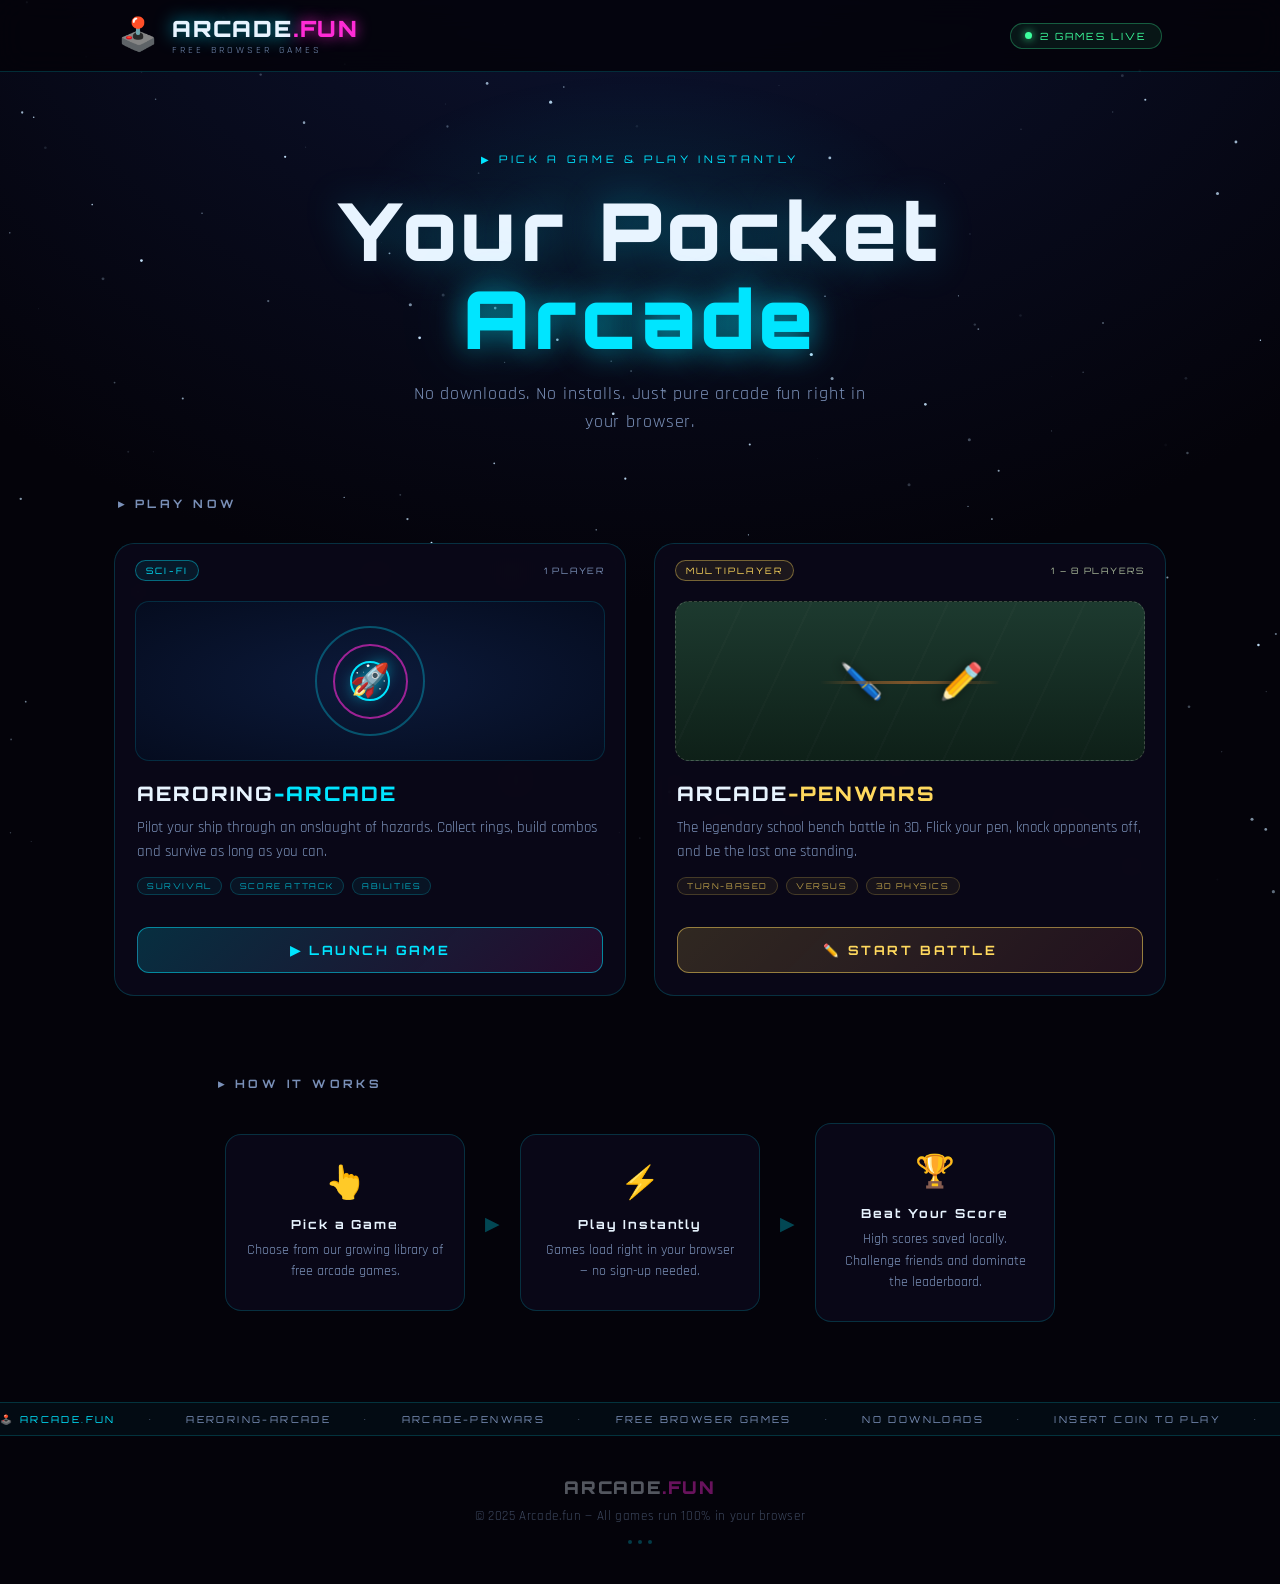
<file: arcade-fun/index.html>
<!DOCTYPE html>
<html lang="en">
<head>
<meta charset="UTF-8" />
<meta name="viewport" content="width=device-width, initial-scale=1.0" />
<title>Arcade.fun — Free Browser Games</title>
<link rel="preconnect" href="https://fonts.googleapis.com" />
<link rel="preconnect" href="https://fonts.gstatic.com" crossorigin />
<link href="https://fonts.googleapis.com/css2?family=Orbitron:wght@400;600;800;900&family=Rajdhani:wght@400;500;600;700&display=swap" rel="stylesheet" />
<link rel="stylesheet" href="css/main.css" />
</head>
<body>

<canvas id="stars"></canvas>

<!-- ===== HEADER ===== -->
<header class="site-header">
  <div class="header-inner">
    <div class="logo-wrap">
      <div class="logo-coin">🕹️</div>
      <div class="logo-text">
        <span class="logo-main">ARCADE<em>.FUN</em></span>
        <span class="logo-sub">FREE BROWSER GAMES</span>
      </div>
    </div>
    <div class="header-badge">
      <span class="badge-dot"></span>
      <span>2 GAMES LIVE</span>
    </div>
  </div>
</header>

<!-- ===== HERO ===== -->
<section class="hero">
  <div class="hero-inner">
    <p class="hero-eyebrow">▶ PICK A GAME &amp; PLAY INSTANTLY</p>
    <h1 class="hero-title">Your Pocket<br/><em>Arcade</em></h1>
    <p class="hero-desc">No downloads. No installs. Just pure arcade fun right in your browser.</p>
  </div>
  <div class="hero-glow"></div>
</section>

<!-- ===== GAMES GRID ===== -->
<section class="games-section">
  <h2 class="section-label">▸ PLAY NOW</h2>
  <div class="games-grid">

    <!-- AERORING CARD -->
    <a href="aeroring/index.html" class="game-card aeroring-card">
      <div class="card-glow"></div>
      <div class="card-top">
        <div class="card-badge new-badge">SCI-FI</div>
        <div class="card-tag">1 PLAYER</div>
      </div>
      <div class="card-art aeroring-art">
        <div class="ring-anim">
          <div class="ring r1"></div>
          <div class="ring r2"></div>
          <div class="ring r3"></div>
          <div class="ship">🚀</div>
        </div>
      </div>
      <div class="card-body">
        <h3 class="card-title">AERORING<em>-ARCADE</em></h3>
        <p class="card-desc">Pilot your ship through an onslaught of hazards. Collect rings, build combos and survive as long as you can.</p>
        <ul class="card-tags">
          <li>SURVIVAL</li>
          <li>SCORE ATTACK</li>
          <li>ABILITIES</li>
        </ul>
      </div>
      <div class="card-cta">
        <span class="cta-btn aeroring-cta">▶ LAUNCH GAME</span>
      </div>
    </a>

    <!-- PENWARS CARD -->
    <a href="penwars/index.html" class="game-card penwars-card">
      <div class="card-glow pw-glow"></div>
      <div class="card-top">
        <div class="card-badge chalk-badge">MULTIPLAYER</div>
        <div class="card-tag pw-tag">1 – 8 PLAYERS</div>
      </div>
      <div class="card-art penwars-art">
        <div class="bench-anim">
          <div class="pen pen-a">🖊️</div>
          <div class="bench-line"></div>
          <div class="pen pen-b">✏️</div>
        </div>
      </div>
      <div class="card-body">
        <h3 class="card-title pw-title">ARCADE<em>-PENWARS</em></h3>
        <p class="card-desc">The legendary school bench battle in 3D. Flick your pen, knock opponents off, and be the last one standing.</p>
        <ul class="card-tags pw-tags">
          <li>TURN-BASED</li>
          <li>VERSUS</li>
          <li>3D PHYSICS</li>
        </ul>
      </div>
      <div class="card-cta">
        <span class="cta-btn penwars-cta">✏️ START BATTLE</span>
      </div>
    </a>

  </div>
</section>

<!-- ===== HOW TO PLAY STRIP ===== -->
<section class="how-section">
  <h2 class="section-label">▸ HOW IT WORKS</h2>
  <div class="how-grid">
    <div class="how-step">
      <span class="how-icon">👆</span>
      <h4>Pick a Game</h4>
      <p>Choose from our growing library of free arcade games.</p>
    </div>
    <div class="how-arrow">▶</div>
    <div class="how-step">
      <span class="how-icon">⚡</span>
      <h4>Play Instantly</h4>
      <p>Games load right in your browser — no sign-up needed.</p>
    </div>
    <div class="how-arrow">▶</div>
    <div class="how-step">
      <span class="how-icon">🏆</span>
      <h4>Beat Your Score</h4>
      <p>High scores saved locally. Challenge friends and dominate the leaderboard.</p>
    </div>
  </div>
</section>

<!-- ===== TICKER ===== -->
<div class="ticker-wrap">
  <div class="ticker">
    <span>🕹️ ARCADE.FUN</span>
    <span>•</span>
    <span>AERORING-ARCADE</span>
    <span>•</span>
    <span>ARCADE-PENWARS</span>
    <span>•</span>
    <span>FREE BROWSER GAMES</span>
    <span>•</span>
    <span>NO DOWNLOADS</span>
    <span>•</span>
    <span>INSERT COIN TO PLAY</span>
    <span>•</span>
    <span>🕹️ ARCADE.FUN</span>
    <span>•</span>
    <span>AERORING-ARCADE</span>
    <span>•</span>
    <span>ARCADE-PENWARS</span>
    <span>•</span>
    <span>FREE BROWSER GAMES</span>
    <span>•</span>
    <span>NO DOWNLOADS</span>
    <span>•</span>
    <span>INSERT COIN TO PLAY</span>
    <span>•</span>
  </div>
</div>

<!-- ===== FOOTER ===== -->
<footer class="site-footer">
  <div class="footer-inner">
    <div class="footer-logo">ARCADE<em>.FUN</em></div>
    <p class="footer-copy">© 2025 Arcade.fun — All games run 100% in your browser</p>
    <div class="footer-dots">
      <span></span><span></span><span></span>
    </div>
  </div>
</footer>

<script>
// Starfield background
const canvas = document.getElementById('stars');
const ctx = canvas.getContext('2d');
let stars = [];

function resize() {
  canvas.width = window.innerWidth;
  canvas.height = window.innerHeight;
}

function initStars() {
  stars = [];
  for (let i = 0; i < 180; i++) {
    stars.push({
      x: Math.random() * canvas.width,
      y: Math.random() * canvas.height,
      r: Math.random() * 1.4 + 0.2,
      a: Math.random(),
      sp: Math.random() * 0.008 + 0.003,
      dir: Math.random() < 0.5 ? 1 : -1
    });
  }
}

function drawStars() {
  ctx.clearRect(0, 0, canvas.width, canvas.height);
  stars.forEach(s => {
    s.a += s.sp * s.dir;
    if (s.a >= 1 || s.a <= 0) s.dir *= -1;
    ctx.beginPath();
    ctx.arc(s.x, s.y, s.r, 0, Math.PI * 2);
    ctx.fillStyle = `rgba(200, 230, 255, ${s.a})`;
    ctx.fill();
  });
  requestAnimationFrame(drawStars);
}

window.addEventListener('resize', () => { resize(); initStars(); });
resize();
initStars();
drawStars();
</script>
</body>
</html>
</file>
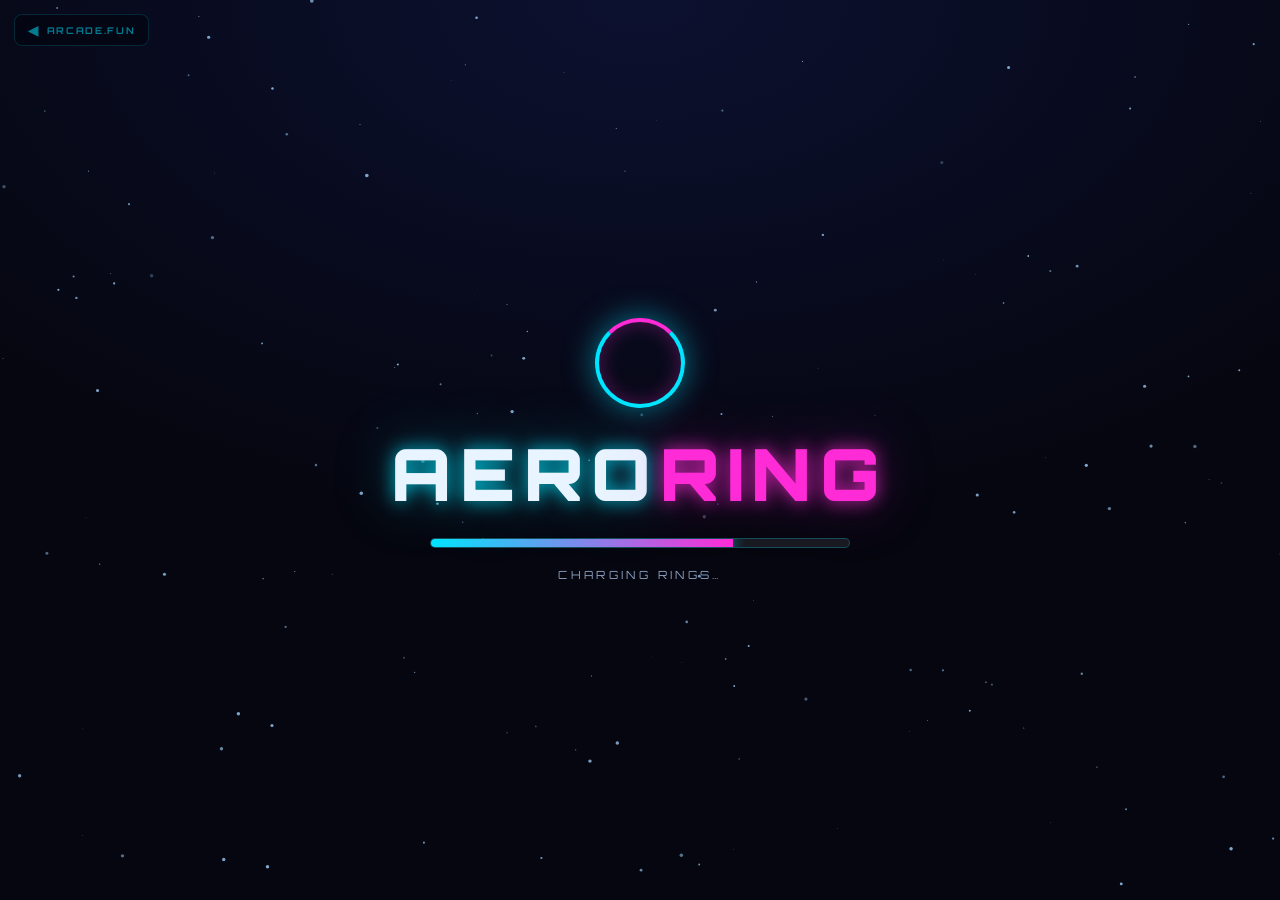
<file: arcade-fun/aeroring/index.html>
<!DOCTYPE html>
<html lang="en">
<head>
<meta charset="UTF-8" />
<meta name="viewport" content="width=device-width, initial-scale=1.0" />
<title>Aeroring-Arcade — Arcade.fun</title>
<link rel="preconnect" href="https://fonts.googleapis.com" />
<link rel="preconnect" href="https://fonts.gstatic.com" crossorigin />
<link href="https://fonts.googleapis.com/css2?family=Orbitron:wght@400;600;800;900&family=Rajdhani:wght@400;500;700&display=swap" rel="stylesheet" />
<link rel="stylesheet" href="css/style.css" />
<style>
  /* ── Back to Arcade button ── */
  #back-to-arcade {
    position: fixed;
    top: 14px;
    left: 14px;
    z-index: 9999;
    display: flex;
    align-items: center;
    gap: 7px;
    font-family: 'Orbitron', sans-serif;
    font-size: 0.58rem;
    font-weight: 700;
    letter-spacing: 0.18em;
    color: rgba(0, 229, 255, 0.75);
    background: rgba(4, 3, 14, 0.72);
    border: 1px solid rgba(0, 229, 255, 0.22);
    border-radius: 8px;
    padding: 7px 13px;
    text-decoration: none;
    backdrop-filter: blur(10px);
    transition: color 0.15s, border-color 0.15s, box-shadow 0.15s, opacity 0.15s;
    opacity: 0.7;
  }
  #back-to-arcade:hover {
    color: #00e5ff;
    border-color: rgba(0, 229, 255, 0.6);
    box-shadow: 0 0 14px rgba(0, 229, 255, 0.25);
    opacity: 1;
  }
  #back-to-arcade .arrow { font-size: 0.8rem; }
</style>
</head>
<body>

<!-- ── Back to Arcade hub ── -->
<a id="back-to-arcade" href="../index.html">
  <span class="arrow">◀</span>
  <span>ARCADE.FUN</span>
</a>

<canvas id="bgStars"></canvas>

<!-- ============ LOADING SCREEN ============ -->
<section id="screen-loading" class="screen active">
  <div class="loading-box">
    <div class="logo-ring"><span></span></div>
    <h1 class="game-logo">AERO<em>RING</em></h1>
    <div class="load-bar"><div id="loadFill" class="load-fill"></div></div>
    <p id="loadText" class="load-text">INITIALIZING SYSTEMS…</p>
  </div>
</section>

<!-- ============ HOME SCREEN ============ -->
<section id="screen-home" class="screen">
  <header class="top-bar">
    <button id="muteBtn" class="icon-btn" title="Toggle sound">🔊</button>
    <input id="volSlider" type="range" min="0" max="100" value="60" class="vol-slider" title="Volume" />
  </header>
  <div class="center-col">
    <h1 class="game-logo big">AERO<em>RING</em></h1>
    <p class="tagline">SURVIVE • COLLECT • DOMINATE THE LANES</p>
    <div class="menu">
      <button class="btn primary" data-nav="pilots">▶ LAUNCH</button>
      <button class="btn" data-nav="scores">🏆 HIGH SCORES</button>
      <button class="btn" data-nav="help">❓ HOW TO PLAY</button>
    </div>
    <p class="best-line">PERSONAL BEST: <span id="homeBest">0</span></p>
  </div>
</section>

<!-- ============ PILOT SELECT ============ -->
<section id="screen-pilots" class="screen">
  <h2 class="screen-title">SELECT YOUR PILOT</h2>
  <div id="pilotGrid" class="card-grid"></div>
  <div class="nav-row">
    <button class="btn ghost" data-nav="home">◀ BACK</button>
    <button id="pilotNext" class="btn primary" data-nav="modes" disabled>NEXT ▶</button>
  </div>
</section>

<!-- ============ MODE SELECT ============ -->
<section id="screen-modes" class="screen">
  <h2 class="screen-title">SELECT GAME MODE</h2>
  <div id="modeGrid" class="card-grid modes"></div>
  <div class="nav-row">
    <button class="btn ghost" data-nav="pilots">◀ BACK</button>
    <button id="modeNext" class="btn primary" data-nav="config" disabled>NEXT ▶</button>
  </div>
</section>

<!-- ============ CONFIG ============ -->
<section id="screen-config" class="screen">
  <h2 class="screen-title">FLIGHT CONFIGURATION</h2>
  <div class="config-panel">
    <div class="config-row">
      <label>LANES</label>
      <div class="seg" id="laneSeg">
        <button data-lanes="3" class="on">3</button>
        <button data-lanes="4">4</button>
        <button data-lanes="5">5</button>
      </div>
    </div>
    <div class="config-row">
      <label>FRAME RATE</label>
      <div class="seg" id="fpsSeg">
        <button data-fps="30">30 FPS</button>
        <button data-fps="60" class="on">60 FPS</button>
        <button data-fps="0">UNCAPPED</button>
      </div>
    </div>
    <div class="config-row">
      <label>PARTICLES</label>
      <div class="seg" id="fxSeg">
        <button data-fx="low">LOW</button>
        <button data-fx="high" class="on">HIGH</button>
      </div>
    </div>
    <div class="summary" id="configSummary"></div>
  </div>
  <div class="nav-row">
    <button class="btn ghost" data-nav="modes">◀ BACK</button>
    <button id="startBtn" class="btn primary glow">🚀 ENTER ARENA</button>
  </div>
</section>

<!-- ============ GAME ============ -->
<section id="screen-game" class="screen">
  <div class="hud">
    <div class="hud-left">
      <div class="hud-stat">SCORE <span id="hudScore">0</span></div>
      <div class="hud-stat combo">COMBO <span id="hudCombo">x1</span></div>
      <div class="hud-stat wave">WAVE <span id="hudWave">1</span></div>
    </div>
    <div class="hud-right">
      <div class="exp-wrap" title="EXP — fills your ability">
        <div class="exp-bar"><div id="expFill"></div></div>
        <span id="abilityTag" class="ability-tag">CHARGING…</span>
      </div>
      <div id="buffRow" class="buff-row"></div>
      <button id="pauseBtn" class="icon-btn">⏸</button>
    </div>
  </div>
  <canvas id="gameCanvas"></canvas>
  <div class="touch-zones">
    <div id="touchLeft"></div>
    <div id="touchAbility"></div>
    <div id="touchRight"></div>
  </div>
</section>

<!-- ============ PAUSE OVERLAY ============ -->
<div id="overlay-pause" class="overlay">
  <div class="overlay-box">
    <h2>PAUSED</h2>
    <button class="btn primary" id="resumeBtn">▶ RESUME</button>
    <button class="btn" id="restartBtn">⟲ RESTART</button>
    <button class="btn ghost" id="quitBtn">✕ QUIT TO MENU</button>
  </div>
</div>

<!-- ============ GAME OVER ============ -->
<section id="screen-gameover" class="screen">
  <div class="center-col">
    <h2 class="go-title">SHIP DESTROYED</h2>
    <div class="go-stats">
      <div class="go-stat"><label>FINAL SCORE</label><span id="goScore">0</span></div>
      <div class="go-stat"><label>BEST COMBO</label><span id="goCombo">x1</span></div>
      <div class="go-stat"><label>WAVE REACHED</label><span id="goWave">1</span></div>
      <div class="go-stat"><label>RINGS</label><span id="goRings">0</span></div>
    </div>
    <p id="newRecord" class="new-record hidden">★ NEW RECORD! ★</p>
    <div class="menu">
      <button class="btn primary" id="goRetry">⟲ FLY AGAIN</button>
      <button class="btn" data-nav="scores">🏆 HIGH SCORES</button>
      <button class="btn ghost" data-nav="home">⌂ HOME</button>
    </div>
  </div>
</section>

<!-- ============ HIGH SCORES ============ -->
<section id="screen-scores" class="screen">
  <h2 class="screen-title">🏆 HALL OF PILOTS</h2>
  <ol id="scoreList" class="score-list"></ol>
  <div class="nav-row">
    <button class="btn ghost" data-nav="home">◀ BACK</button>
    <button class="btn danger" id="clearScores">CLEAR</button>
  </div>
</section>

<!-- ============ HELP ============ -->
<section id="screen-help" class="screen">
  <h2 class="screen-title">HOW TO PLAY</h2>
  <div class="help-panel">
    <p>◀ ▶ / <b>A D</b> — switch lanes &nbsp;•&nbsp; <b>SPACE</b> — activate ability &nbsp;•&nbsp; <b>P / ESC</b> — pause</p>
    <p>📱 On touch screens: tap left / right side to move, tap center to use your ability.</p>
    <ul>
      <li><b class="c-ring">◯ Rings</b> — collect for score, EXP and combo.</li>
      <li><b class="c-hazard">▲ Hazards</b> — avoid! One hit destroys your ship.</li>
      <li><b class="c-shield">🛡 Shield</b> — blocks one hit. <b class="c-slow">🐌 Slow</b> — slows time. <b class="c-magnet">🧲 Magnet</b> — attracts rings.</li>
      <li><b>⚡ Ability</b> — fills with EXP. Ghost = invulnerable. Blast = clears hazards.</li>
      <li><b>🌊 Waves</b> — every wave is faster and meaner. Survive!</li>
    </ul>
  </div>
  <div class="nav-row"><button class="btn ghost" data-nav="home">◀ BACK</button></div>
</section>

<script src="js/audio.js"></script>
<script src="js/data.js"></script>
<script src="js/game.js"></script>
</body>
</html>
</file>
<file: arcade-fun/css/main.css>
/* ============================================================
   ARCADE.FUN — Main Website Styles
   ============================================================ */

:root {
  --bg:       #04030a;
  --bg2:      #080615;
  --panel:    rgba(12, 10, 28, 0.78);
  --border:   rgba(0, 229, 255, 0.18);
  --cyan:     #00e5ff;
  --magenta:  #ff2bd6;
  --yellow:   #ffd95e;
  --green:    #3dff9e;
  --text:     #e8f4ff;
  --dim:      #7a90b8;
  --font:     'Orbitron', sans-serif;
  --body:     'Rajdhani', sans-serif;
}

*, *::before, *::after { margin: 0; padding: 0; box-sizing: border-box; }

html { scroll-behavior: smooth; }

body {
  background: radial-gradient(ellipse 130% 80% at 50% -10%, #0d1535, var(--bg) 60%);
  color: var(--text);
  font-family: var(--body);
  min-height: 100vh;
  overflow-x: hidden;
}

#stars {
  position: fixed;
  inset: 0;
  z-index: 0;
  pointer-events: none;
}

/* ---- HEADER ---- */
.site-header {
  position: sticky;
  top: 0;
  z-index: 100;
  background: rgba(4, 3, 10, 0.85);
  border-bottom: 1px solid var(--border);
  backdrop-filter: blur(14px);
}

.header-inner {
  max-width: 1100px;
  margin: 0 auto;
  padding: 14px 28px;
  display: flex;
  align-items: center;
  justify-content: space-between;
}

.logo-wrap {
  display: flex;
  align-items: center;
  gap: 14px;
  text-decoration: none;
}

.logo-coin {
  font-size: 2rem;
  animation: spin3d 6s linear infinite;
}
@keyframes spin3d {
  0%   { transform: rotateY(0deg); }
  100% { transform: rotateY(360deg); }
}

.logo-text {
  display: flex;
  flex-direction: column;
  gap: 1px;
}

.logo-main {
  font-family: var(--font);
  font-weight: 900;
  font-size: 1.4rem;
  letter-spacing: 0.08em;
  color: var(--text);
  text-shadow: 0 0 18px rgba(0, 229, 255, 0.7);
}
.logo-main em {
  font-style: normal;
  color: var(--magenta);
  text-shadow: 0 0 14px rgba(255, 43, 214, 0.8);
}

.logo-sub {
  font-family: var(--body);
  font-size: 0.65rem;
  letter-spacing: 0.3em;
  color: var(--dim);
}

.header-badge {
  display: flex;
  align-items: center;
  gap: 8px;
  font-family: var(--font);
  font-size: 0.62rem;
  letter-spacing: 0.2em;
  color: var(--green);
  background: rgba(61, 255, 158, 0.08);
  border: 1px solid rgba(61, 255, 158, 0.3);
  border-radius: 20px;
  padding: 6px 14px;
}

.badge-dot {
  width: 7px;
  height: 7px;
  border-radius: 50%;
  background: var(--green);
  box-shadow: 0 0 8px var(--green);
  animation: blink 1.4s ease-in-out infinite;
}
@keyframes blink { 0%,100%{opacity:1} 50%{opacity:0.3} }

/* ---- HERO ---- */
.hero {
  position: relative;
  z-index: 1;
  text-align: center;
  padding: 80px 24px 60px;
  overflow: hidden;
}

.hero-glow {
  position: absolute;
  top: 0; left: 50%;
  transform: translateX(-50%);
  width: 600px; height: 300px;
  background: radial-gradient(ellipse, rgba(0,229,255,0.09) 0%, transparent 70%);
  pointer-events: none;
}

.hero-inner { position: relative; z-index: 1; }

.hero-eyebrow {
  font-family: var(--font);
  font-size: 0.65rem;
  letter-spacing: 0.35em;
  color: var(--cyan);
  margin-bottom: 20px;
}

.hero-title {
  font-family: var(--font);
  font-weight: 900;
  font-size: clamp(2.6rem, 7vw, 5rem);
  letter-spacing: 0.06em;
  line-height: 1.1;
  color: var(--text);
  text-shadow: 0 0 40px rgba(0,229,255,0.25);
  margin-bottom: 18px;
}
.hero-title em {
  font-style: normal;
  color: var(--cyan);
  text-shadow: 0 0 30px rgba(0,229,255,0.6), 0 0 80px rgba(0,229,255,0.2);
}

.hero-desc {
  font-size: 1.1rem;
  color: var(--dim);
  letter-spacing: 0.05em;
  max-width: 480px;
  margin: 0 auto;
  line-height: 1.6;
}

/* ---- SECTION LABEL ---- */
.section-label {
  font-family: var(--font);
  font-size: 0.72rem;
  letter-spacing: 0.3em;
  color: var(--dim);
  margin-bottom: 32px;
  padding-left: 4px;
}

/* ---- GAMES SECTION ---- */
.games-section {
  position: relative;
  z-index: 1;
  max-width: 1100px;
  margin: 0 auto;
  padding: 0 24px 80px;
}

.games-grid {
  display: grid;
  grid-template-columns: repeat(auto-fit, minmax(320px, 1fr));
  gap: 28px;
}

/* ---- GAME CARD ---- */
.game-card {
  position: relative;
  display: flex;
  flex-direction: column;
  border-radius: 20px;
  border: 1px solid var(--border);
  background: var(--panel);
  backdrop-filter: blur(12px);
  overflow: hidden;
  text-decoration: none;
  color: var(--text);
  transition: transform 0.22s ease, box-shadow 0.22s ease, border-color 0.22s ease;
  cursor: pointer;
}

.game-card:hover {
  transform: translateY(-6px) scale(1.015);
}

.aeroring-card:hover {
  border-color: var(--cyan);
  box-shadow: 0 12px 60px rgba(0,229,255,0.22), 0 2px 12px rgba(0,0,0,0.6);
}

.penwars-card:hover {
  border-color: var(--yellow);
  box-shadow: 0 12px 60px rgba(255,217,94,0.2), 0 2px 12px rgba(0,0,0,0.6);
}

.card-glow {
  position: absolute;
  top: -40px; left: 50%;
  transform: translateX(-50%);
  width: 80%; height: 180px;
  background: radial-gradient(ellipse, rgba(0,229,255,0.12) 0%, transparent 70%);
  pointer-events: none;
  opacity: 0;
  transition: opacity 0.3s;
}
.pw-glow {
  background: radial-gradient(ellipse, rgba(255,217,94,0.11) 0%, transparent 70%);
}
.game-card:hover .card-glow { opacity: 1; }

/* card top bar */
.card-top {
  display: flex;
  justify-content: space-between;
  align-items: center;
  padding: 16px 20px 0;
}

.card-badge {
  font-family: var(--font);
  font-size: 0.55rem;
  letter-spacing: 0.25em;
  padding: 4px 10px;
  border-radius: 20px;
  border: 1px solid;
}
.new-badge {
  color: var(--cyan);
  border-color: rgba(0,229,255,0.4);
  background: rgba(0,229,255,0.08);
}
.chalk-badge {
  color: var(--yellow);
  border-color: rgba(255,217,94,0.4);
  background: rgba(255,217,94,0.08);
}

.card-tag {
  font-family: var(--font);
  font-size: 0.55rem;
  letter-spacing: 0.2em;
  color: var(--dim);
}
.pw-tag { color: #a8b89a; }

/* card art */
.card-art {
  height: 160px;
  display: flex;
  align-items: center;
  justify-content: center;
  margin: 20px;
  border-radius: 14px;
  overflow: hidden;
  position: relative;
}

.aeroring-art {
  background: radial-gradient(ellipse at center, #0c1a3a 0%, #050c1f 100%);
  border: 1px solid rgba(0,229,255,0.15);
}

.penwars-art {
  background: repeating-linear-gradient(
    115deg,
    transparent 0 60px,
    rgba(255,255,255,0.015) 60px 62px
  ),
  linear-gradient(#1d3a2f, #0e2018);
  border: 1px dashed rgba(243,239,226,0.2);
}

/* ring animation (aeroring) */
.ring-anim {
  position: relative;
  width: 120px; height: 120px;
  display: flex; align-items: center; justify-content: center;
}

.ring {
  position: absolute;
  border-radius: 50%;
  border: 2px solid;
  animation: expand 2.4s ease-out infinite;
}
.r1 { width: 40px; height: 40px; border-color: var(--cyan); animation-delay: 0s; }
.r2 { width: 75px; height: 75px; border-color: var(--magenta); animation-delay: 0.7s; opacity: 0.6; }
.r3 { width: 110px; height: 110px; border-color: var(--cyan); animation-delay: 1.4s; opacity: 0.3; }

@keyframes expand {
  0%   { transform: scale(0.6); opacity: 0.9; }
  100% { transform: scale(1.2); opacity: 0; }
}

.ship {
  position: relative;
  z-index: 2;
  font-size: 2rem;
  animation: hover-ship 2.2s ease-in-out infinite;
  filter: drop-shadow(0 0 8px rgba(0,229,255,0.7));
}
@keyframes hover-ship {
  0%,100% { transform: translateY(0) rotate(-10deg); }
  50%      { transform: translateY(-8px) rotate(-10deg); }
}

/* bench animation (penwars) */
.bench-anim {
  position: relative;
  width: 180px; height: 80px;
  display: flex; align-items: center; justify-content: center;
}

.bench-line {
  position: absolute;
  width: 180px; height: 3px;
  background: linear-gradient(90deg, transparent, rgba(139,90,43,0.6), rgba(139,90,43,0.9), rgba(139,90,43,0.6), transparent);
  border-radius: 2px;
  top: 50%;
}

.pen {
  position: absolute;
  font-size: 2.2rem;
  filter: drop-shadow(0 2px 6px rgba(0,0,0,0.5));
}
.pen-a {
  left: 18px;
  transform: rotate(90deg);
  animation: pen-wobble-a 2.8s ease-in-out infinite;
}
.pen-b {
  right: 18px;
  transform: rotate(90deg);
  animation: pen-wobble-b 2.8s ease-in-out infinite;
}
@keyframes pen-wobble-a {
  0%,100% { transform: rotate(85deg) translateY(0); }
  50%      { transform: rotate(95deg) translateY(-4px); }
}
@keyframes pen-wobble-b {
  0%,100% { transform: rotate(85deg) translateY(0); }
  50%      { transform: rotate(95deg) translateY(-4px); }
}

/* card body */
.card-body {
  padding: 0 22px 16px;
  flex: 1;
}

.card-title {
  font-family: var(--font);
  font-weight: 800;
  font-size: 1.25rem;
  letter-spacing: 0.1em;
  margin-bottom: 10px;
  color: var(--text);
}
.card-title em {
  font-style: normal;
  color: var(--cyan);
}
.pw-title em { color: var(--yellow); }

.card-desc {
  font-size: 0.95rem;
  color: var(--dim);
  line-height: 1.55;
  margin-bottom: 14px;
}

.card-tags {
  list-style: none;
  display: flex;
  gap: 8px;
  flex-wrap: wrap;
}
.card-tags li {
  font-family: var(--font);
  font-size: 0.5rem;
  letter-spacing: 0.2em;
  padding: 3px 9px;
  border-radius: 12px;
  border: 1px solid rgba(0,229,255,0.2);
  color: rgba(0,229,255,0.7);
  background: rgba(0,229,255,0.06);
}
.pw-tags li {
  border-color: rgba(255,217,94,0.2);
  color: rgba(255,217,94,0.7);
  background: rgba(255,217,94,0.06);
}

/* card CTA */
.card-cta {
  padding: 16px 22px 22px;
}

.cta-btn {
  display: block;
  text-align: center;
  font-family: var(--font);
  font-weight: 700;
  font-size: 0.8rem;
  letter-spacing: 0.2em;
  padding: 14px;
  border-radius: 12px;
  transition: box-shadow 0.2s, transform 0.15s;
}

.aeroring-cta {
  background: linear-gradient(135deg, rgba(0,229,255,0.18), rgba(255,43,214,0.12));
  border: 1px solid rgba(0,229,255,0.5);
  color: var(--cyan);
}
.aeroring-card:hover .aeroring-cta {
  box-shadow: 0 0 24px rgba(0,229,255,0.35);
}

.penwars-cta {
  background: linear-gradient(135deg, rgba(255,217,94,0.16), rgba(255,107,107,0.1));
  border: 1px solid rgba(255,217,94,0.5);
  color: var(--yellow);
}
.penwars-card:hover .penwars-cta {
  box-shadow: 0 0 24px rgba(255,217,94,0.3);
}

/* ---- HOW SECTION ---- */
.how-section {
  position: relative;
  z-index: 1;
  max-width: 900px;
  margin: 0 auto;
  padding: 0 24px 80px;
}

.how-grid {
  display: flex;
  align-items: center;
  gap: 20px;
  flex-wrap: wrap;
  justify-content: center;
}

.how-step {
  flex: 1;
  min-width: 180px;
  max-width: 240px;
  background: var(--panel);
  border: 1px solid var(--border);
  border-radius: 16px;
  padding: 28px 20px;
  text-align: center;
  backdrop-filter: blur(8px);
}

.how-icon {
  font-size: 2rem;
  display: block;
  margin-bottom: 12px;
}

.how-step h4 {
  font-family: var(--font);
  font-size: 0.78rem;
  letter-spacing: 0.15em;
  color: var(--text);
  margin-bottom: 8px;
}

.how-step p {
  font-size: 0.88rem;
  color: var(--dim);
  line-height: 1.5;
}

.how-arrow {
  font-family: var(--font);
  font-size: 1.2rem;
  color: rgba(0,229,255,0.3);
  flex-shrink: 0;
}

/* ---- TICKER ---- */
.ticker-wrap {
  position: relative;
  z-index: 1;
  overflow: hidden;
  border-top: 1px solid var(--border);
  border-bottom: 1px solid var(--border);
  background: rgba(0,229,255,0.04);
  padding: 10px 0;
}

.ticker {
  display: flex;
  gap: 32px;
  white-space: nowrap;
  animation: ticker 22s linear infinite;
  width: max-content;
}

.ticker span {
  font-family: var(--font);
  font-size: 0.6rem;
  letter-spacing: 0.25em;
  color: var(--dim);
}

.ticker span:first-child { color: var(--cyan); }

@keyframes ticker {
  0%   { transform: translateX(0); }
  100% { transform: translateX(-50%); }
}

/* ---- FOOTER ---- */
.site-footer {
  position: relative;
  z-index: 1;
  padding: 40px 24px;
  text-align: center;
}

.footer-inner {
  display: flex;
  flex-direction: column;
  align-items: center;
  gap: 10px;
}

.footer-logo {
  font-family: var(--font);
  font-weight: 900;
  font-size: 1.1rem;
  letter-spacing: 0.1em;
  color: rgba(232,244,255,0.35);
}
.footer-logo em {
  font-style: normal;
  color: rgba(255,43,214,0.4);
}

.footer-copy {
  font-size: 0.8rem;
  color: rgba(122, 144, 184, 0.5);
  letter-spacing: 0.05em;
}

.footer-dots {
  display: flex;
  gap: 6px;
  margin-top: 6px;
}
.footer-dots span {
  width: 4px; height: 4px;
  border-radius: 50%;
  background: rgba(0,229,255,0.25);
}

/* ---- RESPONSIVE ---- */
@media (max-width: 600px) {
  .hero { padding: 56px 18px 44px; }
  .hero-title { font-size: 2.2rem; }
  .games-grid { grid-template-columns: 1fr; }
  .header-badge { display: none; }
  .how-arrow { display: none; }
  .how-step { max-width: 100%; min-width: 0; width: 100%; }
  .logo-main { font-size: 1.1rem; }
}
</file>
<file: arcade-fun/aeroring/css/style.css>
/* ============ AERORING UI ============ */
:root{
  --bg:#05060f;
  --panel:rgba(16,20,40,.72);
  --line:rgba(0,229,255,.25);
  --cyan:#00e5ff;
  --magenta:#ff2bd6;
  --gold:#ffd54a;
  --green:#3dff9e;
  --red:#ff4d6d;
  --text:#e8f4ff;
  --dim:#8aa0c0;
  --font-display:'Orbitron',sans-serif;
  --font-body:'Rajdhani',sans-serif;
}
*{margin:0;padding:0;box-sizing:border-box;-webkit-tap-highlight-color:transparent}
html,body{height:100%;overflow:hidden}
body{
  background:radial-gradient(120% 100% at 50% 0%,#0c1130 0%,var(--bg) 60%);
  color:var(--text);
  font-family:var(--font-body);
  user-select:none;
}
#bgStars{position:fixed;inset:0;z-index:0;pointer-events:none}

/* ---- screens ---- */
.screen{
  position:fixed;inset:0;z-index:1;
  display:flex;flex-direction:column;align-items:center;justify-content:center;
  gap:22px;padding:24px;
  opacity:0;visibility:hidden;transform:scale(.98);
  transition:opacity .35s ease,transform .35s ease,visibility .35s;
}
.screen.active{opacity:1;visibility:visible;transform:scale(1)}

/* ---- logo ---- */
.game-logo{
  font-family:var(--font-display);font-weight:900;letter-spacing:.12em;
  font-size:clamp(2.2rem,7vw,4.5rem);
  color:var(--text);
  text-shadow:0 0 18px rgba(0,229,255,.8),0 0 60px rgba(0,229,255,.35);
}
.game-logo em{font-style:normal;color:var(--magenta);text-shadow:0 0 18px rgba(255,43,214,.8),0 0 60px rgba(255,43,214,.35)}
.game-logo.big{animation:floaty 4s ease-in-out infinite}
@keyframes floaty{0%,100%{transform:translateY(0)}50%{transform:translateY(-8px)}}
.tagline{color:var(--dim);letter-spacing:.35em;font-size:.85rem;text-align:center}

/* ---- loading ---- */
.loading-box{display:flex;flex-direction:column;align-items:center;gap:20px}
.logo-ring{width:90px;height:90px;border-radius:50%;border:4px solid var(--cyan);
  border-top-color:var(--magenta);animation:spin 1.1s linear infinite;
  box-shadow:0 0 30px rgba(0,229,255,.5),inset 0 0 20px rgba(255,43,214,.3)}
@keyframes spin{to{transform:rotate(360deg)}}
.load-bar{width:min(420px,80vw);height:10px;border-radius:6px;background:rgba(255,255,255,.08);overflow:hidden;border:1px solid var(--line)}
.load-fill{height:100%;width:0%;background:linear-gradient(90deg,var(--cyan),var(--magenta));box-shadow:0 0 14px var(--cyan);transition:width .2s}
.load-text{font-family:var(--font-display);font-size:.7rem;letter-spacing:.3em;color:var(--dim)}

/* ---- buttons ---- */
.btn{
  font-family:var(--font-display);font-weight:700;letter-spacing:.15em;
  font-size:.95rem;color:var(--text);cursor:pointer;
  padding:14px 34px;min-width:240px;
  background:var(--panel);border:1px solid var(--line);border-radius:12px;
  backdrop-filter:blur(8px);
  transition:transform .15s,box-shadow .15s,border-color .15s,background .15s;
}
.btn:hover{transform:translateY(-2px);border-color:var(--cyan);box-shadow:0 0 22px rgba(0,229,255,.35)}
.btn:active{transform:translateY(1px) scale(.98)}
.btn.primary{background:linear-gradient(135deg,rgba(0,229,255,.18),rgba(255,43,214,.18));border-color:var(--cyan)}
.btn.primary.glow{animation:pulse 1.6s ease-in-out infinite}
@keyframes pulse{0%,100%{box-shadow:0 0 16px rgba(0,229,255,.35)}50%{box-shadow:0 0 34px rgba(255,43,214,.55)}}
.btn.ghost{background:transparent;color:var(--dim)}
.btn.danger{border-color:var(--red);color:var(--red)}
.btn:disabled{opacity:.35;cursor:not-allowed;transform:none;box-shadow:none}
.icon-btn{background:var(--panel);border:1px solid var(--line);border-radius:10px;color:var(--text);
  font-size:1.1rem;width:44px;height:44px;cursor:pointer}
.icon-btn:hover{border-color:var(--cyan)}

.menu{display:flex;flex-direction:column;gap:14px;align-items:center}
.center-col{display:flex;flex-direction:column;align-items:center;gap:18px;z-index:1}
.best-line{color:var(--dim);letter-spacing:.2em;font-size:.85rem}
.best-line span{color:var(--gold);font-family:var(--font-display)}
.top-bar{position:absolute;top:18px;right:18px;display:flex;gap:12px;align-items:center}
.vol-slider{accent-color:var(--cyan);width:110px}

/* ---- titles ---- */
.screen-title{
  font-family:var(--font-display);font-weight:800;letter-spacing:.2em;
  font-size:clamp(1.2rem,4vw,1.9rem);
  color:var(--cyan);text-shadow:0 0 16px rgba(0,229,255,.5);
}

/* ---- cards ---- */
.card-grid{display:grid;grid-template-columns:repeat(auto-fit,minmax(200px,1fr));gap:16px;width:min(960px,94vw);max-height:60vh;overflow:auto;padding:4px}
.card{
  background:var(--panel);border:1px solid var(--line);border-radius:16px;
  padding:18px;cursor:pointer;text-align:center;
  transition:transform .15s,border-color .15s,box-shadow .15s;
  backdrop-filter:blur(8px);
}
.card:hover{transform:translateY(-4px);border-color:var(--cyan)}
.card.selected{border-color:var(--magenta);box-shadow:0 0 26px rgba(255,43,214,.45);transform:translateY(-4px)}
.card .ship-icon{font-size:2.4rem;display:block;margin-bottom:8px;filter:drop-shadow(0 0 10px currentColor)}
.card h3{font-family:var(--font-display);font-size:1rem;letter-spacing:.12em;margin-bottom:4px}
.card .role{font-size:.72rem;letter-spacing:.25em;color:var(--magenta);margin-bottom:8px}
.card p{color:var(--dim);font-size:.85rem;line-height:1.35;margin-bottom:10px}
.stats{display:flex;flex-direction:column;gap:5px;text-align:left}
.stat{display:grid;grid-template-columns:62px 1fr;align-items:center;gap:8px;font-size:.68rem;letter-spacing:.1em;color:var(--dim)}
.stat .bar{height:6px;border-radius:4px;background:rgba(255,255,255,.08);overflow:hidden}
.stat .bar i{display:block;height:100%;background:linear-gradient(90deg,var(--cyan),var(--magenta));border-radius:4px}
.ability-pill{display:inline-block;margin-top:10px;padding:4px 12px;border-radius:999px;font-size:.7rem;
  letter-spacing:.15em;border:1px solid var(--gold);color:var(--gold)}

/* ---- config ---- */
.config-panel{background:var(--panel);border:1px solid var(--line);border-radius:18px;padding:28px;
  width:min(560px,94vw);display:flex;flex-direction:column;gap:22px;backdrop-filter:blur(8px)}
.config-row{display:flex;justify-content:space-between;align-items:center;gap:14px;flex-wrap:wrap}
.config-row label{font-family:var(--font-display);letter-spacing:.2em;font-size:.8rem;color:var(--dim)}
.seg{display:flex;border:1px solid var(--line);border-radius:10px;overflow:hidden}
.seg button{background:transparent;border:none;color:var(--dim);font-family:var(--font-display);
  font-size:.75rem;letter-spacing:.1em;padding:10px 16px;cursor:pointer;transition:background .15s,color .15s}
.seg button.on{background:linear-gradient(135deg,rgba(0,229,255,.25),rgba(255,43,214,.25));color:var(--text)}
.summary{text-align:center;color:var(--gold);font-size:.85rem;letter-spacing:.15em}

.nav-row{display:flex;gap:14px;flex-wrap:wrap;justify-content:center}
.nav-row .btn{min-width:170px}

/* ---- HUD ---- */
#screen-game{padding:0;justify-content:flex-start}
#gameCanvas{position:absolute;inset:0;width:100%;height:100%;z-index:1}
.hud{position:absolute;top:0;left:0;right:0;z-index:3;display:flex;justify-content:space-between;
  align-items:flex-start;padding:14px 18px;pointer-events:none}
.hud-left,.hud-right{display:flex;gap:12px;align-items:center}
.hud-right{pointer-events:auto}
.hud-stat{background:var(--panel);border:1px solid var(--line);border-radius:10px;
  padding:8px 14px;font-family:var(--font-display);font-size:.72rem;letter-spacing:.15em;color:var(--dim)}
.hud-stat span{display:block;font-size:1.05rem;color:var(--text)}
.hud-stat.combo span{color:var(--gold)}
.hud-stat.wave span{color:var(--magenta)}
.exp-wrap{display:flex;flex-direction:column;gap:4px;align-items:flex-end}
.exp-bar{width:160px;height:10px;border-radius:6px;background:rgba(255,255,255,.08);border:1px solid var(--line);overflow:hidden}
#expFill{height:100%;width:0%;background:linear-gradient(90deg,var(--green),var(--cyan));transition:width .15s}
.ability-tag{font-family:var(--font-display);font-size:.6rem;letter-spacing:.2em;color:var(--dim)}
.ability-tag.ready{color:var(--green);animation:pulse 1s infinite}
.buff-row{display:flex;gap:6px}
.buff{background:var(--panel);border:1px solid var(--gold);border-radius:8px;padding:4px 8px;font-size:.9rem}
.touch-zones{position:absolute;inset:0;z-index:2;display:grid;grid-template-columns:1fr .8fr 1fr}
.touch-zones div{height:100%}

/* ---- overlay ---- */
.overlay{position:fixed;inset:0;z-index:10;background:rgba(3,5,15,.78);backdrop-filter:blur(6px);
  display:flex;align-items:center;justify-content:center;opacity:0;visibility:hidden;transition:opacity .25s}
.overlay.active{opacity:1;visibility:visible}
.overlay-box{display:flex;flex-direction:column;gap:14px;align-items:center;
  background:var(--panel);border:1px solid var(--line);border-radius:20px;padding:40px 50px}
.overlay-box h2{font-family:var(--font-display);letter-spacing:.3em;color:var(--cyan)}

/* ---- game over ---- */
.go-title{font-family:var(--font-display);font-weight:900;letter-spacing:.18em;
  font-size:clamp(1.6rem,5vw,2.6rem);color:var(--red);text-shadow:0 0 24px rgba(255,77,109,.6)}
.go-stats{display:grid;grid-template-columns:repeat(auto-fit,minmax(130px,1fr));gap:12px;width:min(640px,92vw)}
.go-stat{background:var(--panel);border:1px solid var(--line);border-radius:14px;padding:16px;text-align:center}
.go-stat label{display:block;font-size:.65rem;letter-spacing:.2em;color:var(--dim);margin-bottom:6px}
.go-stat span{font-family:var(--font-display);font-size:1.4rem;color:var(--gold)}
.new-record{font-family:var(--font-display);letter-spacing:.25em;color:var(--green);animation:pulse 1s infinite}
.hidden{display:none}

/* ---- scores ---- */
.score-list{width:min(520px,92vw);max-height:55vh;overflow:auto;list-style:none;display:flex;flex-direction:column;gap:10px}
.score-list li{display:flex;justify-content:space-between;align-items:center;gap:12px;
  background:var(--panel);border:1px solid var(--line);border-radius:12px;padding:12px 18px;font-size:1rem}
.score-list li:first-child{border-color:var(--gold);box-shadow:0 0 18px rgba(255,213,74,.25)}
.score-list .rank{font-family:var(--font-display);color:var(--cyan);width:38px}
.score-list .pts{font-family:var(--font-display);color:var(--gold)}
.score-list .meta{color:var(--dim);font-size:.8rem}
.score-list .empty{justify-content:center;color:var(--dim)}

/* ---- help ---- */
.help-panel{background:var(--panel);border:1px solid var(--line);border-radius:18px;
  padding:26px;width:min(640px,94vw);display:flex;flex-direction:column;gap:14px;font-size:1rem;line-height:1.5}
.help-panel ul{padding-left:20px;display:flex;flex-direction:column;gap:8px}
.c-ring{color:var(--gold)}.c-hazard{color:var(--red)}.c-shield{color:var(--cyan)}
.c-slow{color:var(--green)}.c-magnet{color:var(--magenta)}

@media (max-width:600px){
  .btn{min-width:200px;padding:12px 20px}
  .exp-bar{width:110px}
  .hud-stat{padding:6px 10px}
}
</file>
